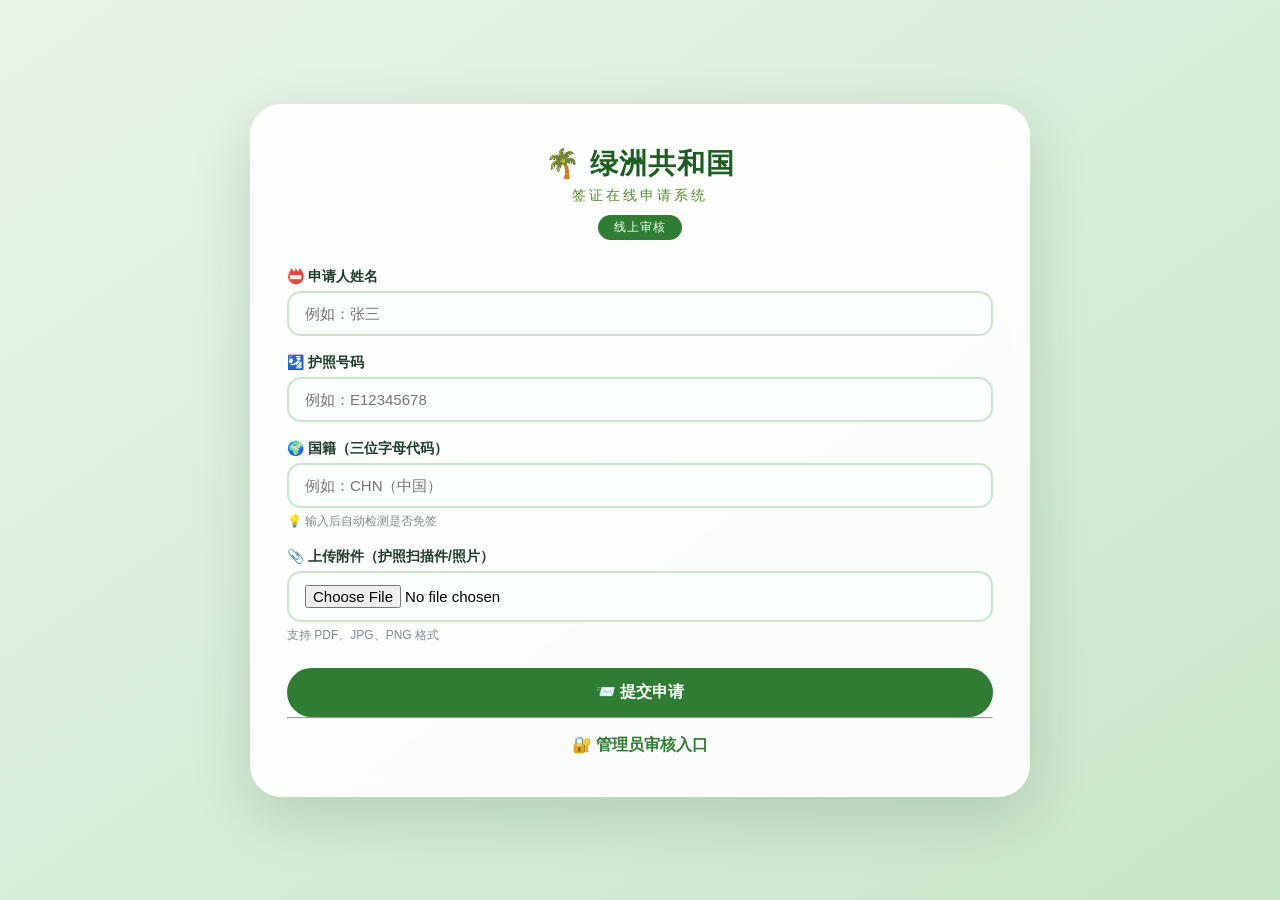
<file: index.html>
<!DOCTYPE html>
<html lang="zh-CN">
<head>
    <meta charset="UTF-8">
    <meta name="viewport" content="width=device-width, initial-scale=1.0">
    <title>绿洲共和国 · 签证申请</title>
    <link rel="stylesheet" href="style.css">
</head>
<body>
    <div class="container">
        <div class="card">
            <div class="header">
                <h1>🌴 绿洲共和国</h1>
                <p class="subtitle">签证在线申请系统</p>
                <span class="badge">线上审核</span>
            </div>

            <!-- 免签提示区 -->
            <div id="exemptAlert" class="alert alert-success" style="display:none;">
                ✅ 您的国籍属于 <strong>免签国家</strong>，无需申请签证，凭护照直接入境！
            </div>

            <form id="visaForm">
                <div class="form-group">
                    <label>📛 申请人姓名</label>
                    <input type="text" id="name" placeholder="例如：张三" required>
                </div>

                <div class="form-group">
                    <label>🛂 护照号码</label>
                    <input type="text" id="passport" placeholder="例如：E12345678" required>
                </div>

                <div class="form-group">
                    <label>🌍 国籍（三位字母代码）</label>
                    <input type="text" id="nationality" placeholder="例如：CHN（中国）" required maxlength="3" style="text-transform:uppercase;">
                    <small class="hint">💡 输入后自动检测是否免签</small>
                </div>

                <div class="form-group">
                    <label>📎 上传附件（护照扫描件/照片）</label>
                    <input type="file" id="attachment" accept=".pdf,.jpg,.jpeg,.png" required>
                    <small class="hint">支持 PDF、JPG、PNG 格式</small>
                </div>

                <button type="submit" id="submitBtn">📨 提交申请</button>
            </form>

            <div id="resultMessage" class="message-box"></div>
            <hr>
            <p class="footer-link"><a href="admin.html">🔐 管理员审核入口</a></p>
        </div>
    </div>

    <script src="script.js"></script>
    <script>
        // 页面加载后绑定事件
        document.addEventListener('DOMContentLoaded', function() {
            const nationalityInput = document.getElementById('nationality');
            const exemptAlert = document.getElementById('exemptAlert');

            // 实时检测免签
            nationalityInput.addEventListener('input', function() {
                const code = this.value.trim().toUpperCase();
                if (code.length === 3) {
                    if (isVisaExempt(code)) {
                        exemptAlert.style.display = 'block';
                    } else {
                        exemptAlert.style.display = 'none';
                    }
                } else {
                    exemptAlert.style.display = 'none';
                }
            });

            // 表单提交
            document.getElementById('visaForm').addEventListener('submit', function(e) {
                e.preventDefault();
                const name = document.getElementById('name').value.trim();
                const passport = document.getElementById('passport').value.trim();
                const nationality = document.getElementById('nationality').value.trim().toUpperCase();
                const fileInput = document.getElementById('attachment');
                const file = fileInput.files[0];

                if (!name || !passport || !nationality || !file) {
                    showMessage('请完整填写所有字段并上传附件', 'error');
                    return;
                }

                if (nationality.length !== 3) {
                    showMessage('国籍代码必须为3位字母，例如 CHN', 'error');
                    return;
                }

                // 检查免签
                if (isVisaExempt(nationality)) {
                    showMessage('您的国籍属于免签国家，无需提交申请！', 'success');
                    return;
                }

                // 构造申请数据
                const application = {
                    id: Date.now(),
                    name: name,
                    passport: passport,
                    nationality: nationality,
                    fileName: file.name,
                    fileSize: (file.size / 1024).toFixed(1) + 'KB',
                    status: '待审核',   // 待审核 / 已通过 / 已驳回
                    submittedAt: new Date().toLocaleString('zh-CN')
                };

                // 保存到 localStorage (模拟数据库)
                saveApplication(application);
                showMessage('✅ 申请提交成功！请等待管理员审核。', 'success');
                this.reset();
                exemptAlert.style.display = 'none';
            });
        });
    </script>
</body>
</html>
</file>
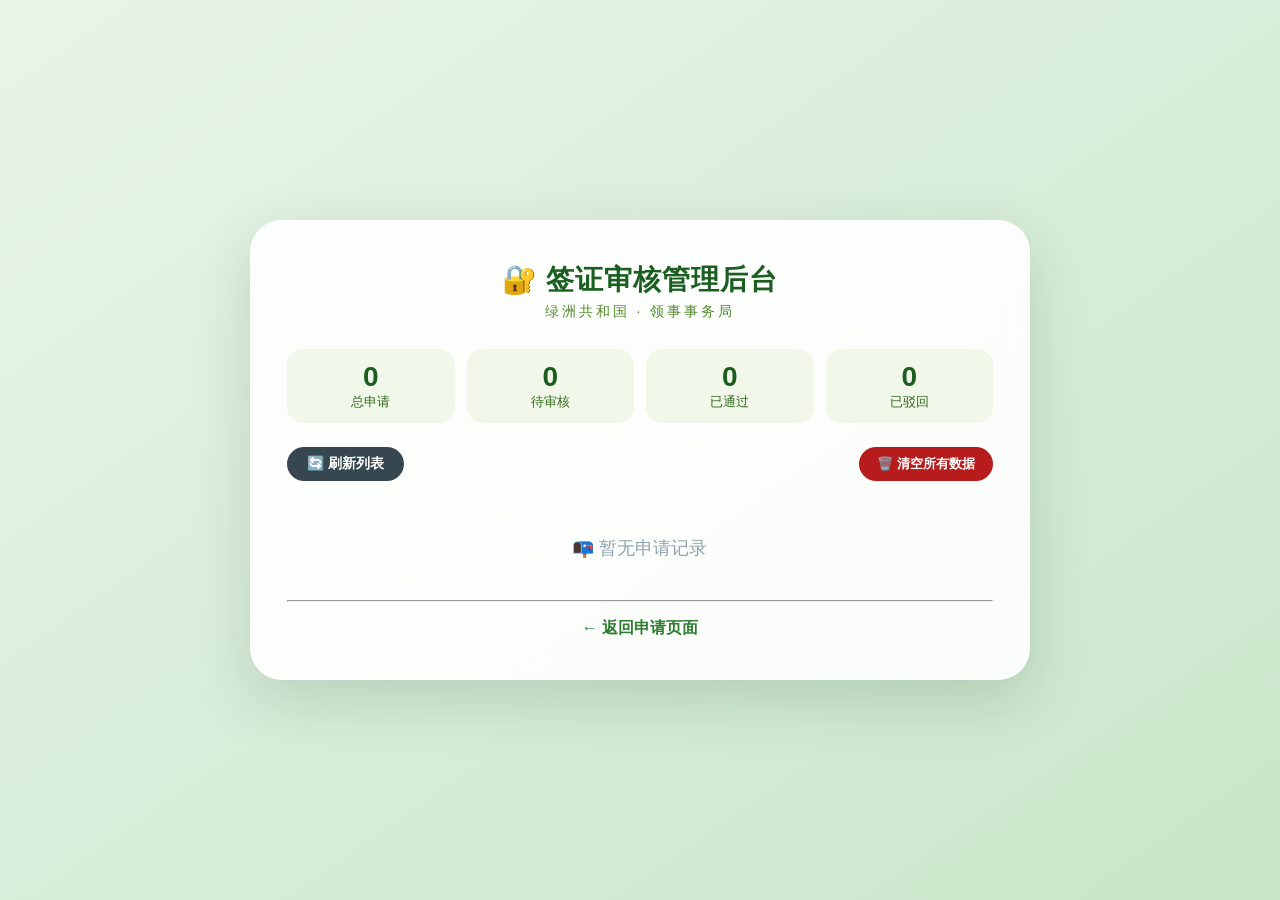
<file: admin.html>
<!DOCTYPE html>
<html lang="zh-CN">
<head>
    <meta charset="UTF-8">
    <meta name="viewport" content="width=device-width, initial-scale=1.0">
    <title>绿洲共和国 · 审核管理</title>
    <link rel="stylesheet" href="style.css">
</head>
<body>
    <div class="container">
        <div class="card">
            <div class="header">
                <h1>🔐 签证审核管理后台</h1>
                <p class="subtitle">绿洲共和国 · 领事事务局</p>
            </div>

            <div class="stats">
                <div class="stat-item"><span id="totalCount">0</span> 总申请</div>
                <div class="stat-item"><span id="pendingCount">0</span> 待审核</div>
                <div class="stat-item"><span id="approvedCount">0</span> 已通过</div>
                <div class="stat-item"><span id="rejectedCount">0</span> 已驳回</div>
            </div>

            <div style="margin-bottom:15px;">
                <button onclick="loadApplications()" class="btn-refresh">🔄 刷新列表</button>
                <button onclick="clearAllData()" class="btn-danger" style="float:right;">🗑️ 清空所有数据</button>
            </div>

            <div id="appList" class="app-list">
                <!-- 动态渲染列表 -->
            </div>

            <hr>
            <p class="footer-link"><a href="index.html">← 返回申请页面</a></p>
        </div>
    </div>

    <script src="script.js"></script>
    <script>
        document.addEventListener('DOMContentLoaded', function() {
            loadApplications();
        });

        function loadApplications() {
            const apps = getApplications();
            const listDiv = document.getElementById('appList');

            if (apps.length === 0) {
                listDiv.innerHTML = '<div class="empty-state">📭 暂无申请记录</div>';
                updateStats([]);
                return;
            }

            // 按提交时间倒序（最新的在前）
            apps.sort((a, b) => b.id - a.id);

            let html = '';
            apps.forEach(app => {
                const statusClass = app.status === '待审核' ? 'status-pending' :
                                   app.status === '已通过' ? 'status-approved' : 'status-rejected';
                html += `
                    <div class="app-item">
                        <div class="app-info">
                            <strong>${app.name}</strong> 
                            <span class="app-passport">📘 ${app.passport}</span>
                            <span class="app-nationality">🌍 ${app.nationality}</span>
                            <span class="app-file">📎 ${app.fileName}</span>
                            <span class="app-time">🕐 ${app.submittedAt}</span>
                        </div>
                        <div class="app-actions">
                            <span class="status-badge ${statusClass}">${app.status}</span>
                            ${app.status === '待审核' ? `
                                <button onclick="updateStatus(${app.id}, '已通过')" class="btn-approve">✅ 通过</button>
                                <button onclick="updateStatus(${app.id}, '已驳回')" class="btn-reject">❌ 驳回</button>
                            ` : `
                                <button onclick="deleteApplication(${app.id})" class="btn-delete">🗑️ 删除</button>
                            `}
                        </div>
                    </div>
                `;
            });

            listDiv.innerHTML = html;
            updateStats(apps);
        }

        function updateStatus(id, newStatus) {
            if (!confirm(`确认将此申请状态改为「${newStatus}」吗？`)) return;
            const apps = getApplications();
            const index = apps.findIndex(a => a.id === id);
            if (index !== -1) {
                apps[index].status = newStatus;
                saveApplicationsList(apps);
                loadApplications(); // 刷新列表
            }
        }

        function deleteApplication(id) {
            if (!confirm('确定要删除这条记录吗？')) return;
            let apps = getApplications();
            apps = apps.filter(a => a.id !== id);
            saveApplicationsList(apps);
            loadApplications();
        }

        function clearAllData() {
            if (!confirm('⚠️ 确定清空所有申请数据吗？此操作不可恢复！')) return;
            localStorage.removeItem('oasis_applications');
            loadApplications();
        }

        function updateStats(apps) {
            const total = apps.length;
            const pending = apps.filter(a => a.status === '待审核').length;
            const approved = apps.filter(a => a.status === '已通过').length;
            const rejected = apps.filter(a => a.status === '已驳回').length;
            document.getElementById('totalCount').textContent = total;
            document.getElementById('pendingCount').textContent = pending;
            document.getElementById('approvedCount').textContent = approved;
            document.getElementById('rejectedCount').textContent = rejected;
        }
    </script>
</body>
</html>
</file>
<file: style.css>
/* ===== 全局 ===== */
* {
    margin: 0;
    padding: 0;
    box-sizing: border-box;
}
body {
    font-family: -apple-system, BlinkMacSystemFont, "Segoe UI", Roboto, Helvetica, Arial, sans-serif;
    background: linear-gradient(145deg, #e8f5e9 0%, #c8e6c9 100%);
    min-height: 100vh;
    display: flex;
    justify-content: center;
    align-items: center;
    padding: 20px;
}
.container {
    width: 100%;
    max-width: 780px;
}

/* ===== 卡片 ===== */
.card {
    background: rgba(255, 255, 255, 0.9);
    backdrop-filter: blur(10px);
    border-radius: 32px;
    padding: 40px 36px;
    box-shadow: 0 20px 60px rgba(0, 40, 20, 0.15);
    border: 1px solid rgba(255, 255, 255, 0.6);
}
.header {
    text-align: center;
    margin-bottom: 28px;
}
.header h1 {
    font-size: 28px;
    color: #1b5e20;
    letter-spacing: 1px;
}
.subtitle {
    color: #558b2f;
    font-size: 14px;
    letter-spacing: 3px;
    margin-top: 4px;
}
.badge {
    display: inline-block;
    background: #2e7d32;
    color: #fff;
    font-size: 12px;
    padding: 4px 16px;
    border-radius: 30px;
    margin-top: 10px;
    letter-spacing: 1px;
}

/* ===== 表单 ===== */
.form-group {
    margin-bottom: 18px;
}
.form-group label {
    display: block;
    font-weight: 600;
    color: #1e3a2a;
    font-size: 14px;
    margin-bottom: 5px;
}
.form-group input[type="text"],
.form-group input[type="file"] {
    width: 100%;
    padding: 12px 16px;
    border: 2px solid #c8e6c9;
    border-radius: 14px;
    font-size: 15px;
    background: #fafffe;
    transition: 0.2s;
}
.form-group input:focus {
    outline: none;
    border-color: #388e3c;
    box-shadow: 0 0 0 4px rgba(56, 142, 60, 0.15);
}
.hint {
    display: block;
    font-size: 12px;
    color: #7f8c8d;
    margin-top: 5px;
}
.alert {
    padding: 14px 18px;
    border-radius: 14px;
    margin-bottom: 20px;
    font-size: 14px;
}
.alert-success {
    background: #e8f5e9;
    border-left: 5px solid #2e7d32;
    color: #1b5e20;
}

/* ===== 按钮 ===== */
button {
    padding: 14px 28px;
    border: none;
    border-radius: 40px;
    font-weight: 700;
    font-size: 16px;
    cursor: pointer;
    transition: 0.2s;
}
#submitBtn {
    background: #2e7d32;
    color: #fff;
    width: 100%;
    margin-top: 6px;
}
#submitBtn:hover {
    background: #1b5e20;
    transform: scale(1.01);
    box-shadow: 0 8px 20px rgba(46, 125, 50, 0.3);
}
.btn-approve {
    background: #2e7d32;
    color: #fff;
    padding: 6px 16px;
    font-size: 13px;
}
.btn-approve:hover {
    background: #1b5e20;
}
.btn-reject {
    background: #c62828;
    color: #fff;
    padding: 6px 16px;
    font-size: 13px;
}
.btn-reject:hover {
    background: #8e0000;
}
.btn-delete {
    background: #78909c;
    color: #fff;
    padding: 6px 14px;
    font-size: 12px;
}
.btn-delete:hover {
    background: #546e7a;
}
.btn-refresh {
    background: #37474f;
    color: #fff;
    padding: 8px 20px;
    font-size: 14px;
}
.btn-refresh:hover {
    background: #263238;
}
.btn-danger {
    background: #b71c1c;
    color: #fff;
    padding: 8px 18px;
    font-size: 13px;
}
.btn-danger:hover {
    background: #880e0e;
}

/* ===== 消息 ===== */
.message-box {
    margin-top: 18px;
    padding: 12px 16px;
    border-radius: 14px;
    font-weight: 500;
    display: none;
}
.message-box.success {
    display: block;
    background: #e8f5e9;
    color: #1b5e20;
}
.message-box.error {
    display: block;
    background: #ffebee;
    color: #b71c1c;
}

/* ===== 管理员列表 ===== */
.stats {
    display: grid;
    grid-template-columns: repeat(4, 1fr);
    gap: 12px;
    margin-bottom: 24px;
}
.stat-item {
    background: #f1f8e9;
    padding: 12px 8px;
    text-align: center;
    border-radius: 16px;
    font-size: 13px;
    color: #33691e;
    font-weight: 500;
}
.stat-item span {
    display: block;
    font-size: 28px;
    font-weight: 800;
    color: #1b5e20;
}
.app-list {
    margin-top: 12px;
}
.app-item {
    background: #fafffe;
    border: 1px solid #e0e0e0;
    border-radius: 16px;
    padding: 16px 20px;
    margin-bottom: 12px;
    display: flex;
    flex-wrap: wrap;
    justify-content: space-between;
    align-items: center;
    transition: 0.15s;
}
.app-item:hover {
    border-color: #a5d6a7;
    box-shadow: 0 4px 12px rgba(0,0,0,0.04);
}
.app-info {
    display: flex;
    flex-wrap: wrap;
    gap: 8px 16px;
    font-size: 14px;
    align-items: center;
}
.app-passport { color: #546e7a; }
.app-nationality { 
    background: #e3f2fd; 
    padding: 2px 12px; 
    border-radius: 30px; 
    font-size: 12px;
    font-weight: 600;
}
.app-file { color: #795548; font-size: 13px; }
.app-time { color: #90a4ae; font-size: 12px; }
.app-actions {
    display: flex;
    flex-wrap: wrap;
    gap: 8px;
    align-items: center;
    margin-top: 8px;
}
.status-badge {
    padding: 4px 14px;
    border-radius: 30px;
    font-size: 12px;
    font-weight: 700;
}
.status-pending { background: #fff3e0; color: #e65100; }
.status-approved { background: #e8f5e9; color: #1b5e20; }
.status-rejected { background: #ffebee; color: #b71c1c; }
.empty-state {
    text-align: center;
    padding: 40px 0;
    color: #90a4ae;
    font-size: 18px;
}
.footer-link {
    text-align: center;
    margin-top: 16px;
}
.footer-link a {
    color: #2e7d32;
    text-decoration: none;
    font-weight: 600;
}
.footer-link a:hover {
    text-decoration: underline;
}

/* ===== 移动端适配 ===== */
@media (max-width: 600px) {
    .card { padding: 24px 16px; }
    .stats { grid-template-columns: repeat(2, 1fr); }
    .app-item { flex-direction: column; align-items: stretch; }
}
</file>
